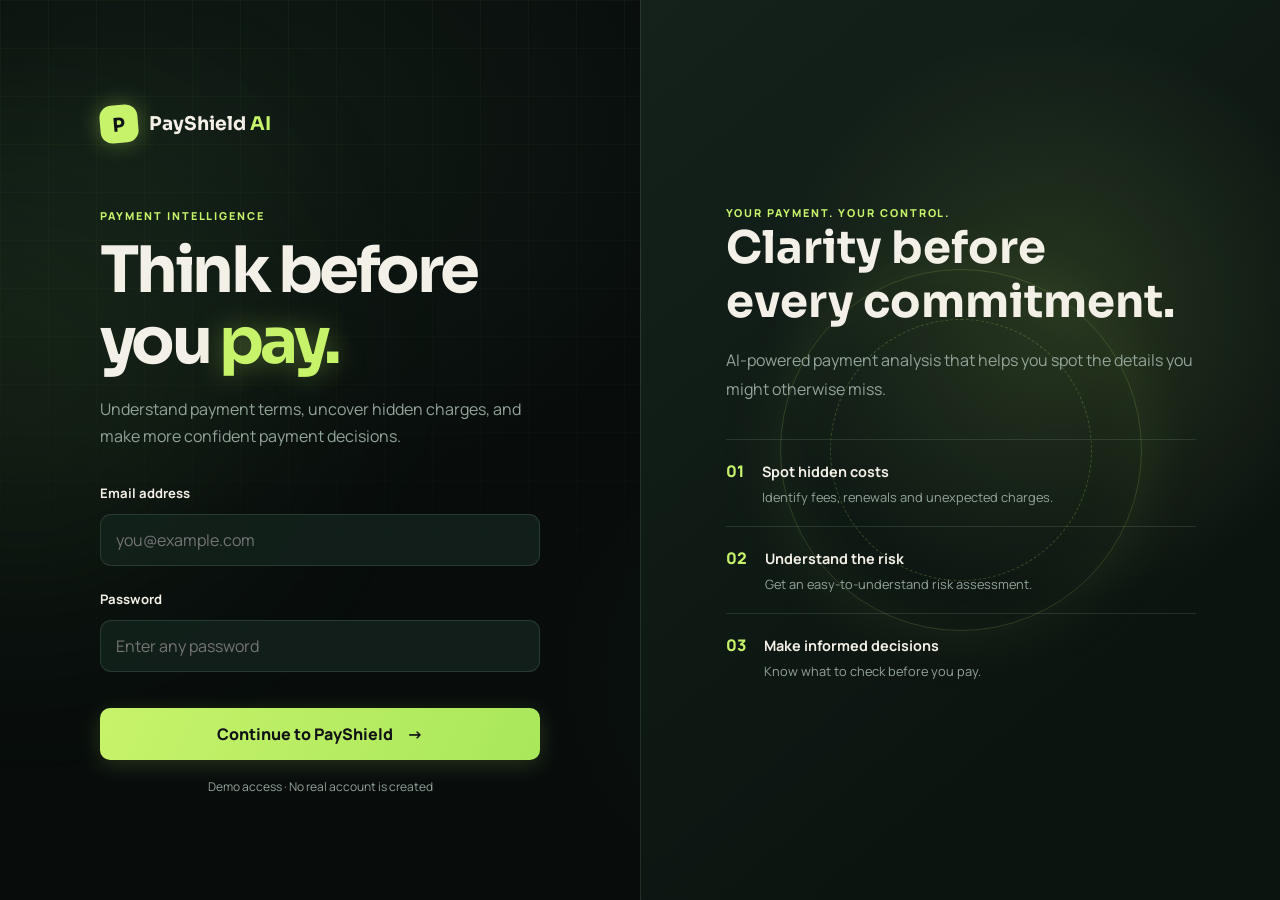
<file: pay sheild-ai/index.html>
<!DOCTYPE html>
<html lang="en">
<head>
    <meta charset="UTF-8">
    <meta name="viewport" content="width=device-width, initial-scale=1.0">
    <title>PayShield AI | Think Before You Pay</title>
    <link rel="preconnect" href="https://fonts.googleapis.com">
    <link rel="preconnect" href="https://fonts.gstatic.com" crossorigin>
    <link href="https://fonts.googleapis.com/css2?family=Manrope:wght@400;500;600;700;800&family=Sora:wght@500;600;700&display=swap" rel="stylesheet">
    <link rel="stylesheet" href="style.css">
</head>
<body>

    <!-- LOGIN PAGE -->
    <section id="loginPage" class="login-page">
        <div class="login-card">
            <a class="brand login-brand" href="#">
                <span class="brand-icon">P</span>
                <span>PayShield<span class="brand-ai"> AI</span></span>
            </a>

            <p class="eyebrow">PAYMENT INTELLIGENCE</p>
            <h1>Think before<br>you <span>pay.</span></h1>
            <p class="muted login-description">
                Understand payment terms, uncover hidden charges,
                and make more confident payment decisions.
            </p>

            <form id="loginForm">
                <label for="loginEmail">Email address</label>
                <input id="loginEmail" type="email" placeholder="you@example.com" required>

                <label for="loginPassword">Password</label>
                <input id="loginPassword" type="password" placeholder="Enter any password" minlength="6" required>

                <button class="primary-button full-button" type="submit">
                    Continue to PayShield <span>→</span>
                </button>
            </form>

            <p class="login-note">Demo access · No real account is created</p>
        </div>

        <div class="login-side">
            <div class="login-side-content">
                <span class="eyebrow">YOUR PAYMENT. YOUR CONTROL.</span>
                <h2>Clarity before<br>every commitment.</h2>
                <p>AI-powered payment analysis that helps you spot the details you might otherwise miss.</p>

                <div class="login-feature">
                    <span>01</span>
                    <div>
                        <strong>Spot hidden costs</strong>
                        <p>Identify fees, renewals and unexpected charges.</p>
                    </div>
                </div>

                <div class="login-feature">
                    <span>02</span>
                    <div>
                        <strong>Understand the risk</strong>
                        <p>Get an easy-to-understand risk assessment.</p>
                    </div>
                </div>

                <div class="login-feature">
                    <span>03</span>
                    <div>
                        <strong>Make informed decisions</strong>
                        <p>Know what to check before you pay.</p>
                    </div>
                </div>
            </div>
        </div>
    </section>

    <!-- PAYMENT ANALYSIS PAGE -->
    <main id="appPage" class="app-page hidden">

        <nav class="navbar">
            <a class="brand" href="#">
                <span class="brand-icon">P</span>
                <span>PayShield<span class="brand-ai"> AI</span></span>
            </a>

            <div class="nav-right">
                <span class="nav-status"><span class="status-dot"></span> AI protection active</span>
                <button id="logoutButton" class="text-button" type="button">Sign out</button>
            </div>
        </nav>

        <section class="hero">
            <p class="eyebrow">PAYMENT INTELLIGENCE, REIMAGINED</p>
            <h1>Before you pay,<br>see the <span>whole picture.</span></h1>
            <p>Understand the terms. Detect hidden commitments. Stay in control.</p>
        </section>

        <section class="workspace">

            <!-- PAYMENT FORM -->
            <div class="input-panel">
                <div class="panel-heading">
                    <div>
                        <p class="eyebrow">01 / PAYMENT DETAILS</p>
                        <h2>What are you paying for?</h2>
                    </div>
                    <span class="step-tag">INPUT</span>
                </div>

                <form id="paymentForm">

                    <label>Payment type</label>
                    <div class="choice-grid">
                        <label class="choice">
                            <input type="radio" name="paymentType" value="One-time payment" checked>
                            <span>One-time payment</span>
                        </label>
                        <label class="choice">
                            <input type="radio" name="paymentType" value="Subscription">
                            <span>Subscription</span>
                        </label>
                        <label class="choice">
                            <input type="radio" name="paymentType" value="Free trial">
                            <span>Free trial</span>
                        </label>
                        <label class="choice">
                            <input type="radio" name="paymentType" value="Online purchase">
                            <span>Online purchase</span>
                        </label>
                    </div>

                    <label>Payment frequency</label>
                    <div class="choice-grid frequency-grid">
                        <label class="choice">
                            <input type="radio" name="frequency" value="One-time" checked>
                            <span>One-time</span>
                        </label>
                        <label class="choice">
                            <input type="radio" name="frequency" value="Weekly">
                            <span>Weekly</span>
                        </label>
                        <label class="choice">
                            <input type="radio" name="frequency" value="Monthly">
                            <span>Monthly</span>
                        </label>
                        <label class="choice">
                            <input type="radio" name="frequency" value="Yearly">
                            <span>Yearly</span>
                        </label>
                        <label class="choice">
                            <input type="radio" name="frequency" value="Not sure">
                            <span>Not sure</span>
                        </label>
                    </div>

                    <div class="field-row">
                        <div>
                            <label for="expected">Expected amount</label>
                            <input id="expected" type="number" min="0" step="0.01" placeholder="e.g. 499" required>
                        </div>
                        <div>
                            <label for="amount">Actual charge</label>
                            <input id="amount" type="number" min="0" step="0.01" placeholder="e.g. 599" required>
                        </div>
                    </div>

                    <label>Does this payment include a free trial?</label>
                    <div class="choice-grid">
                        <label class="choice">
                            <input type="radio" name="trial" value="Yes">
                            <span>Yes</span>
                        </label>
                        <label class="choice">
                            <input type="radio" name="trial" value="No" checked>
                            <span>No</span>
                        </label>
                        <label class="choice">
                            <input type="radio" name="trial" value="Not sure">
                            <span>Not sure</span>
                        </label>
                    </div>

                    <label>Refund policy</label>
                    <div class="choice-grid">
                        <label class="choice">
                            <input type="radio" name="refund" value="Refundable">
                            <span>Refundable</span>
                        </label>
                        <label class="choice">
                            <input type="radio" name="refund" value="Non-refundable">
                            <span>Non-refundable</span>
                        </label>
                        <label class="choice">
                            <input type="radio" name="refund" value="Not sure" checked>
                            <span>Not sure</span>
                        </label>
                    </div>

                    <label for="purpose">What is this payment for?</label>
                    <input id="purpose" type="text" maxlength="200" placeholder="e.g. Video streaming subscription" required>

                    <label for="terms">Paste the payment terms and conditions</label>
                    <textarea id="terms" rows="7" maxlength="10000"
                        placeholder="Paste the merchant's payment terms here. Include details about renewals, cancellation, refunds, fees and trial periods..."></textarea>

                    <p class="field-hint">The more terms you provide, the more useful the analysis can be.</p>

                    <button id="analyzeButton" class="primary-button full-button" type="submit">
                        Reveal my payment risk <span>→</span>
                    </button>
                </form>
            </div>

            <!-- LIVE PAYMENT PREVIEW -->
            <aside class="xray-panel">
                <p class="eyebrow">02 / PAYMENT X-RAY</p>
                <h2>Your payment at a glance.</h2>
                <p class="muted">A live preview of the information you enter.</p>

                <div class="preview-amount">
                    <span>Actual charge</span>
                    <strong id="previewAmount">—</strong>
                </div>

                <div class="preview-detail">
                    <span>Purpose</span>
                    <strong id="previewPurpose">Not specified</strong>
                </div>
                <div class="preview-detail">
                    <span>Payment type</span>
                    <strong id="previewType">One-time payment</strong>
                </div>
                <div class="preview-detail">
                    <span>Frequency</span>
                    <strong id="previewFrequency">One-time</strong>
                </div>

                <div class="timeline">
                    <p class="eyebrow">PAYMENT TIMELINE</p>
                    <div class="timeline-item">
                        <span class="timeline-dot"></span>
                        <div><strong>Payment initiated</strong><p>When you confirm the transaction</p></div>
                    </div>
                    <div class="timeline-item">
                        <span class="timeline-dot"></span>
                        <div><strong>Terms reviewed</strong><p>PayShield checks the details</p></div>
                    </div>
                    <div class="timeline-item">
                        <span class="timeline-dot"></span>
                        <div><strong>Risk report</strong><p>Your analysis appears separately</p></div>
                    </div>
                </div>

                <div class="privacy-note">
                    <span>✦</span>
                    <p>Your payment terms are analysed to help you understand the commitment. PayShield does not process your payment.</p>
                </div>
            </aside>
        </section>

        <footer class="footer">
            <span>PayShield AI · Think Before You Pay</span>
            <span>AI-assisted analysis · Not financial or legal advice</span>
        </footer>
    </main>

    <script src="script.js"></script>
</body>
</html>
</file>
<file: pay sheild-ai/style.css>
@import url('https://fonts.googleapis.com/css2?family=Manrope:wght@400;500;600;700;800&family=Sora:wght@500;600;700&display=swap');

:root {
    --bg: #080d0c;
    --panel: rgba(20, 30, 26, 0.88);
    --panel2: #17231e;
    --lime: #c7f36b;
    --lime-glow: rgba(199, 243, 107, 0.35);
    --ivory: #f3f0e7;
    --muted: #93a49a;
    --border: rgba(170, 210, 180, 0.15);
    --teal: #69d8ba;
    --danger: #ff727d;
    --yellow: #f2cf70;
}

* {
    box-sizing: border-box;
    margin: 0;
    padding: 0;
}

html {
    scroll-behavior: smooth;
}

body {
    min-height: 100vh;
    overflow-x: hidden;
    position: relative;
    isolation: isolate;
    background:
        radial-gradient(ellipse at 15% 15%, rgba(75, 130, 83, 0.13), transparent 35%),
        radial-gradient(ellipse at 85% 75%, rgba(81, 161, 121, 0.10), transparent 35%),
        var(--bg);
    color: var(--ivory);
    font-family: "Manrope", sans-serif;
}

body::before {
    content: "";
    position: fixed;
    inset: 0;
    z-index: -2;
    pointer-events: none;
    background-image:
        linear-gradient(rgba(199, 243, 107, 0.035) 1px, transparent 1px),
        linear-gradient(90deg, rgba(199, 243, 107, 0.035) 1px, transparent 1px);
    background-size: 48px 48px;
    mask-image: linear-gradient(to bottom, black, transparent 90%);
}

body::after {
    content: "";
    position: fixed;
    width: 450px;
    height: 450px;
    top: 15%;
    left: -200px;
    z-index: -1;
    pointer-events: none;
    background: rgba(145, 220, 100, 0.08);
    filter: blur(110px);
    border-radius: 50%;
    animation: ambientFloat 12s ease-in-out infinite alternate;
}

button, input, textarea {
    font: inherit;
}

a {
    color: inherit;
    text-decoration: none;
}

.hidden {
    display: none !important;
}

.muted {
    color: var(--muted);
    line-height: 1.7;
}

.eyebrow {
    color: var(--lime);
    font-size: 0.68rem;
    font-weight: 800;
    letter-spacing: 0.18em;
    margin-bottom: 12px;
}

/* BRAND */

.brand {
    display: inline-flex;
    align-items: center;
    gap: 11px;
    font-family: "Sora", sans-serif;
    font-weight: 700;
    font-size: 1.18rem;
}

.brand-icon {
    width: 38px;
    height: 38px;
    display: grid;
    place-items: center;
    border-radius: 12px;
    color: #101315;
    background: var(--lime);
    box-shadow: 0 0 22px var(--lime-glow);
    transform: rotate(-5deg);
    transition: 0.3s;
}

.brand:hover .brand-icon {
    transform: rotate(5deg) scale(1.1);
}

.brand-ai {
    color: var(--lime);
}

/* NAVIGATION */

.navbar {
    max-width: 1250px;
    margin: auto;
    padding: 22px 28px;
    display: flex;
    justify-content: space-between;
    align-items: center;
    border-bottom: 1px solid var(--border);
    backdrop-filter: blur(15px);
}

.nav-right {
    display: flex;
    align-items: center;
    gap: 25px;
}

.nav-status {
    color: var(--muted);
    font-size: 0.78rem;
}

.status-dot {
    display: inline-block;
    width: 8px;
    height: 8px;
    margin-right: 8px;
    border-radius: 50%;
    background: var(--teal);
    box-shadow: 0 0 12px var(--teal);
    animation: pulse 1.8s infinite;
}

.text-button {
    background: none;
    border: none;
    color: var(--muted);
    cursor: pointer;
    transition: 0.2s;
}

.text-button:hover {
    color: var(--lime);
}

/* LOGIN */

.login-page {
    min-height: 100vh;
    display: grid;
    grid-template-columns: 1fr 1fr;
}

.login-card {
    position: relative;
    width: min(440px, 88%);
    margin: auto;
    padding: 55px 0;
    animation: fadeUp 0.8s ease both;
}

.login-brand {
    margin-bottom: 65px;
}

.login-card h1,
.hero h1,
.results-top h1 {
    font-family: "Sora", sans-serif;
    font-size: clamp(2.7rem, 5vw, 4rem);
    line-height: 1.12;
    letter-spacing: -0.055em;
}

.login-card h1 span,
.hero h1 span,
.results-top h1 span {
    color: var(--lime);
    text-shadow: 0 0 28px var(--lime-glow);
}

.login-description {
    margin: 18px 0 34px;
}

.login-card form {
    display: grid;
    gap: 12px;
}

.login-card label,
.input-panel label {
    font-size: 0.82rem;
    font-weight: 700;
    color: var(--ivory);
}

.login-card input,
.input-panel input[type="text"],
.input-panel input[type="number"],
.input-panel input[type="email"],
.input-panel input[type="password"],
.input-panel textarea {
    width: 100%;
    padding: 14px 15px;
    margin-bottom: 12px;
    color: var(--ivory);
    background: rgba(20, 35, 29, 0.8);
    border: 1px solid var(--border);
    border-radius: 11px;
    outline: none;
    transition: 0.3s;
}

input:focus,
textarea:focus {
    border-color: var(--lime) !important;
    box-shadow: 0 0 0 3px rgba(199, 243, 107, 0.08),
                0 0 20px rgba(199, 243, 107, 0.09);
}

.login-note {
    color: var(--muted);
    font-size: 0.75rem;
    text-align: center;
    margin-top: 18px;
}

.login-side {
    position: relative;
    display: grid;
    place-items: center;
    overflow: hidden;
    padding: 50px;
    background:
        radial-gradient(circle at 65% 35%, rgba(199, 243, 107, 0.13), transparent 40%),
        linear-gradient(140deg, #14221b, #0c1410 75%);
    border-left: 1px solid var(--border);
}

.login-side::before {
    content: "";
    position: absolute;
    width: 360px;
    height: 360px;
    border: 1px solid rgba(199, 243, 107, 0.18);
    border-radius: 50%;
    box-shadow:
        0 0 70px rgba(199, 243, 107, 0.08),
        inset 0 0 70px rgba(199, 243, 107, 0.04);
    animation: rotateOrb 30s linear infinite;
}

.login-side::after {
    content: "";
    position: absolute;
    width: 260px;
    height: 260px;
    border: 1px dashed rgba(199, 243, 107, 0.22);
    border-radius: 50%;
    animation: rotateOrb 22s linear infinite reverse;
}

.login-side-content {
    position: relative;
    z-index: 2;
    max-width: 470px;
}

.login-side h2 {
    font-family: "Sora", sans-serif;
    font-size: 2.8rem;
    line-height: 1.2;
    margin-bottom: 16px;
}

.login-side-content > p {
    color: var(--muted);
    line-height: 1.8;
    margin-bottom: 35px;
}

.login-feature {
    display: flex;
    gap: 18px;
    padding: 20px 0;
    border-top: 1px solid var(--border);
}

.login-feature > span {
    color: var(--lime);
    font-weight: 800;
}

.login-feature strong {
    font-size: 0.9rem;
}

.login-feature p {
    color: var(--muted);
    font-size: 0.8rem;
    margin-top: 6px;
}

/* BUTTONS */

.primary-button,
.secondary-button {
    display: inline-flex;
    justify-content: center;
    align-items: center;
    gap: 14px;
    padding: 15px 20px;
    border: 0;
    border-radius: 10px;
    font-weight: 800;
    cursor: pointer;
    transition: transform 0.25s, box-shadow 0.25s, background 0.25s;
}

.primary-button {
    position: relative;
    overflow: hidden;
    color: #101315;
    background: linear-gradient(115deg, #c7f36b, #a9e75b);
    box-shadow: 0 5px 22px rgba(199, 243, 107, 0.16);
}

.primary-button::before {
    content: "";
    position: absolute;
    top: -100%;
    left: -60%;
    width: 40%;
    height: 300%;
    background: rgba(255, 255, 255, 0.4);
    transform: rotate(25deg);
    transition: 0.5s;
}

.primary-button:hover::before {
    left: 130%;
}

.primary-button:hover {
    transform: translateY(-3px);
    box-shadow: 0 10px 32px rgba(199, 243, 107, 0.3);
}

.primary-button:disabled {
    opacity: 0.6;
    cursor: wait;
    transform: none;
}

.full-button {
    width: 100%;
    margin-top: 12px;
}

.secondary-button {
    color: var(--ivory);
    border: 1px solid var(--border);
    background: rgba(25, 35, 30, 0.8);
}

.secondary-button:hover {
    border-color: var(--lime);
    box-shadow: 0 0 20px rgba(199, 243, 107, 0.1);
}

/* HERO */

.hero {
    max-width: 1250px;
    margin: auto;
    padding: 75px 28px 48px;
    animation: fadeUp 0.7s ease both;
}

.hero h1 {
    font-size: clamp(3rem, 6vw, 4.7rem);
}

.hero > p:last-child {
    color: var(--muted);
    margin-top: 20px;
}

/* MAIN WORKSPACE */

.workspace {
    max-width: 1250px;
    margin: auto;
    padding: 0 28px 70px;
    display: grid;
    grid-template-columns: 1.15fr 0.85fr;
    gap: 26px;
    align-items: start;
    perspective: 1200px;
}

.input-panel,
.xray-panel {
    position: relative;
    overflow: hidden;
    background: linear-gradient(145deg, rgba(28, 41, 34, 0.95), rgba(16, 25, 21, 0.96));
    border: 1px solid var(--border);
    border-radius: 20px;
    padding: 30px;
    box-shadow:
        0 20px 50px rgba(0, 0, 0, 0.35),
        inset 0 1px 0 rgba(255, 255, 255, 0.035);
    transition: transform 0.35s ease, border-color 0.35s, box-shadow 0.35s;
    animation: fadeUp 0.8s ease both;
}

.input-panel:hover,
.xray-panel:hover {
    border-color: rgba(199, 243, 107, 0.32);
    box-shadow:
        0 25px 60px rgba(0, 0, 0, 0.42),
        0 0 30px rgba(199, 243, 107, 0.055),
        inset 0 1px 0 rgba(255, 255, 255, 0.06);
}

.input-panel::before,
.xray-panel::before {
    content: "";
    position: absolute;
    top: 0;
    left: 10%;
    width: 80%;
    height: 1px;
    background: linear-gradient(90deg, transparent, var(--lime), transparent);
    opacity: 0.5;
}

.panel-heading {
    display: flex;
    justify-content: space-between;
    align-items: center;
    margin-bottom: 28px;
}

.panel-heading h2,
.xray-panel h2 {
    font-family: "Sora", sans-serif;
    font-size: 1.3rem;
}

.step-tag {
    color: var(--lime);
    font-size: 0.7rem;
    border: 1px solid var(--border);
    border-radius: 20px;
    padding: 7px 12px;
}

.input-panel form > label {
    display: block;
    margin: 18px 0 10px;
}

.choice-grid {
    display: flex;
    flex-wrap: wrap;
    gap: 8px;
    margin-bottom: 12px;
}

.choice {
    position: relative;
    cursor: pointer;
}

.choice input {
    position: absolute;
    opacity: 0;
}

.choice span {
    display: block;
    padding: 10px 13px;
    color: var(--muted);
    background: rgba(15, 25, 20, 0.8);
    border: 1px solid var(--border);
    border-radius: 9px;
    font-size: 0.75rem;
    transition: 0.25s;
}

.choice:hover span {
    border-color: rgba(199, 243, 107, 0.45);
    transform: translateY(-2px);
}

.choice input:checked + span {
    color: var(--lime);
    border-color: var(--lime);
    background: rgba(199, 243, 107, 0.09);
    box-shadow: 0 0 16px rgba(199, 243, 107, 0.08);
}

.choice input:focus-visible + span {
    outline: 2px solid var(--lime);
}

.field-row {
    display: grid;
    grid-template-columns: 1fr 1fr;
    gap: 14px;
}

.field-row label {
    display: block;
    margin: 12px 0 9px;
}

.input-panel textarea {
    resize: vertical;
    min-height: 140px;
    line-height: 1.6;
}

.field-hint {
    color: var(--muted);
    font-size: 0.72rem;
    line-height: 1.6;
}

/* PAYMENT X-RAY */

.xray-panel {
    position: sticky;
    top: 20px;
    background:
        radial-gradient(ellipse at 80% 10%, rgba(199, 243, 107, 0.09), transparent 40%),
        linear-gradient(145deg, rgba(25, 43, 33, 0.96), rgba(12, 20, 16, 0.98));
}

.xray-panel > .muted {
    margin-top: 10px;
    font-size: 0.85rem;
}

.preview-amount {
    position: relative;
    overflow: hidden;
    padding: 26px 0;
    margin: 22px 0;
    border-bottom: 1px solid var(--border);
}

.preview-amount::after {
    content: "";
    position: absolute;
    left: 0;
    right: 0;
    height: 1px;
    background: var(--lime);
    box-shadow: 0 0 14px var(--lime);
    opacity: 0.7;
    animation: scanLine 4s ease-in-out infinite;
}

.preview-amount span,
.preview-detail span {
    display: block;
    color: var(--muted);
    font-size: 0.75rem;
    margin-bottom: 7px;
}

.preview-amount strong {
    color: var(--lime);
    font-family: "Sora", sans-serif;
    font-size: 2.3rem;
    text-shadow: 0 0 22px var(--lime-glow);
}

.preview-detail {
    display: flex;
    justify-content: space-between;
    gap: 15px;
    padding: 14px 0;
    border-bottom: 1px solid var(--border);
}

.preview-detail strong {
    text-align: right;
    font-size: 0.8rem;
}

.timeline {
    margin-top: 30px;
}

.timeline-item {
    display: flex;
    gap: 13px;
    padding: 13px 0;
}

.timeline-dot {
    flex: 0 0 9px;
    height: 9px;
    margin-top: 5px;
    background: var(--lime);
    border-radius: 50%;
    box-shadow: 0 0 12px var(--lime-glow);
}

.timeline-item strong {
    font-size: 0.8rem;
}

.timeline-item p {
    color: var(--muted);
    font-size: 0.72rem;
    margin-top: 4px;
}

.privacy-note {
    display: flex;
    gap: 12px;
    margin-top: 25px;
    padding: 15px;
    background: rgba(199, 243, 107, 0.055);
    border: 1px solid rgba(199, 243, 107, 0.1);
    border-radius: 10px;
}

.privacy-note span {
    color: var(--lime);
}

.privacy-note p {
    color: var(--muted);
    font-size: 0.72rem;
    line-height: 1.6;
}

/* RESULTS PAGE */

.results-body {
    background:
        radial-gradient(ellipse at 80% 5%, rgba(199, 243, 107, 0.09), transparent 35%),
        var(--bg);
}

.results-container {
    max-width: 1050px;
    margin: auto;
    padding: 60px 28px;
}

.results-top {
    display: flex;
    align-items: end;
    justify-content: space-between;
    gap: 25px;
    margin-bottom: 35px;
    animation: fadeUp 0.7s ease both;
}

.results-top h1 {
    font-size: clamp(2.3rem, 5vw, 3.5rem);
}

.results-top .muted {
    margin-top: 14px;
}

.report-summary {
    display: grid;
    grid-template-columns: 1fr 1fr;
    gap: 18px;
}

.risk-overview,
.summary-box,
.recommendation-card,
.payment-facts,
.empty-report,
.loading-card {
    position: relative;
    overflow: hidden;
    background: linear-gradient(145deg, rgba(27, 41, 33, 0.96), rgba(15, 24, 19, 0.97));
    border: 1px solid var(--border);
    border-radius: 17px;
    padding: 25px;
    box-shadow: 0 16px 40px rgba(0, 0, 0, 0.25);
}

.risk-overview::before,
.summary-box::before {
    content: "";
    position: absolute;
    top: 0;
    left: 10%;
    width: 80%;
    height: 1px;
    background: linear-gradient(90deg, transparent, var(--lime), transparent);
    opacity: 0.5;
}

.risk-heading {
    display: flex;
    justify-content: space-between;
    align-items: center;
}

.risk-heading h2 {
    font-family: "Sora", sans-serif;
    font-size: 1.8rem;
}

.risk-low {
    color: var(--teal);
}

.risk-medium {
    color: var(--yellow);
}

.risk-high {
    color: var(--danger);
}

.score-number {
    font-family: "Sora", sans-serif;
    font-size: 2rem;
    font-weight: 800;
}

.score-number small {
    color: var(--muted);
    font-size: 0.8rem;
}

.risk-meter {
    margin-top: 30px;
}

.risk-meter-track {
    height: 13px;
    background: #303b35;
    border-radius: 20px;
    overflow: hidden;
    box-shadow: inset 0 2px 5px rgba(0, 0, 0, 0.4);
}

.risk-meter-fill {
    height: 100%;
    border-radius: 20px;
    transition: width 1.2s cubic-bezier(0.2, 0.8, 0.2, 1);
    position: relative;
}

.risk-meter-fill::after {
    content: "";
    position: absolute;
    top: 0;
    right: 0;
    width: 35px;
    height: 100%;
    background: rgba(255, 255, 255, 0.55);
    filter: blur(8px);
}

.risk-meter-fill.risk-low {
    background: var(--teal);
    box-shadow: 0 0 15px rgba(105, 216, 186, 0.35);
}

.risk-meter-fill.risk-medium {
    background: var(--yellow);
    box-shadow: 0 0 15px rgba(242, 207, 112, 0.3);
}

.risk-meter-fill.risk-high {
    background: var(--danger);
    box-shadow: 0 0 15px rgba(255, 114, 125, 0.35);
}

.meter-labels {
    display: flex;
    justify-content: space-between;
    color: var(--muted);
    font-size: 0.63rem;
    font-weight: 800;
    margin-top: 9px;
}

.meter-explanation {
    color: var(--muted);
    font-size: 0.72rem;
    line-height: 1.6;
    margin-top: 20px;
}

.summary-box > p:last-child,
.recommendation-card > p:last-child {
    color: var(--muted);
    line-height: 1.8;
    font-size: 0.9rem;
}

.payment-facts {
    display: grid;
    grid-template-columns: repeat(3, 1fr);
    gap: 22px;
    margin-top: 18px;
}

.payment-facts span {
    display: block;
    color: var(--muted);
    font-size: 0.72rem;
    margin-bottom: 8px;
}

.payment-facts strong {
    font-size: 0.86rem;
    overflow-wrap: anywhere;
}

.report-section {
    margin-top: 40px;
}

.section-title {
    display: flex;
    align-items: center;
    gap: 14px;
    margin-bottom: 18px;
}

.section-title > span {
    color: var(--lime);
    font-weight: 800;
    font-size: 0.75rem;
}

.section-title h2,
.recommendation-card h2 {
    font-family: "Sora", sans-serif;
    font-size: 1.25rem;
}

.finding-list {
    display: grid;
    gap: 12px;
}

.finding-card {
    padding: 18px 20px;
    border: 1px solid var(--border);
    border-left-width: 4px;
    border-radius: 10px;
    background: var(--panel);
    transition: transform 0.25s, box-shadow 0.25s;
}

.finding-card:hover {
    transform: translateX(4px);
}

.finding-card p {
    font-size: 0.85rem;
    line-height: 1.7;
}

.finding-label {
    display: block;
    font-size: 0.62rem;
    font-weight: 800;
    letter-spacing: 0.12em;
    margin-bottom: 8px;
}

.finding-good {
    background: rgba(105, 216, 186, 0.08);
    border-left-color: var(--teal);
}

.finding-good .finding-label {
    color: var(--teal);
}

.finding-good:hover {
    box-shadow: 0 0 20px rgba(105, 216, 186, 0.08);
}

.finding-bad {
    background: rgba(255, 114, 125, 0.08);
    border-left-color: var(--danger);
}

.finding-bad .finding-label {
    color: var(--danger);
}

.finding-bad:hover {
    box-shadow: 0 0 20px rgba(255, 114, 125, 0.08);
}

.finding-caution {
    background: rgba(242, 207, 112, 0.08);
    border-left-color: var(--yellow);
}

.finding-caution .finding-label {
    color: var(--yellow);
}

.recommendation-card {
    margin-top: 35px;
    border-color: rgba(199, 243, 107, 0.3);
    box-shadow: 0 0 35px rgba(199, 243, 107, 0.045);
}

.recommendation-card h2 {
    margin-bottom: 12px;
}

.analysis-meta {
    color: var(--muted);
    font-size: 0.7rem;
    margin-top: 20px;
}

.results-actions {
    margin-top: 30px;
}

.disclaimer {
    color: var(--muted);
    font-size: 0.72rem;
    line-height: 1.7;
    margin-top: 35px;
}

.empty-report,
.loading-card {
    text-align: center;
    padding: 50px 20px;
}

.empty-report p {
    color: var(--muted);
    margin: 15px 0 25px;
}

.loader {
    width: 32px;
    height: 32px;
    border: 3px solid var(--border);
    border-top-color: var(--lime);
    border-radius: 50%;
    margin: 0 auto 15px;
    animation: spin 0.8s linear infinite;
}

.loading-card p {
    color: var(--muted);
}

/* FOOTER */

.footer {
    max-width: 1250px;
    margin: auto;
    padding: 22px 28px;
    display: flex;
    justify-content: space-between;
    gap: 15px;
    color: var(--muted);
    border-top: 1px solid var(--border);
    font-size: 0.72rem;
}

/* ANIMATIONS */

@keyframes pulse {
    0%, 100% {
        opacity: 1;
        box-shadow: 0 0 12px var(--teal);
    }
    50% {
        opacity: 0.45;
        box-shadow: 0 0 3px var(--teal);
    }
}

@keyframes fadeUp {
    from {
        opacity: 0;
        transform: translateY(20px);
    }
    to {
        opacity: 1;
        transform: translateY(0);
    }
}

@keyframes spin {
    to {
        transform: rotate(360deg);
    }
}

@keyframes rotateOrb {
    to {
        transform: rotate(360deg);
    }
}

@keyframes ambientFloat {
    from {
        transform: translate(0, 0);
    }
    to {
        transform: translate(100px, 70px);
    }
}

@keyframes scanLine {
    0%, 100% {
        top: 0;
        opacity: 0.15;
    }
    50% {
        top: 90%;
        opacity: 0.9;
    }
}

/* RESPONSIVE */

@media (max-width: 800px) {
    .login-page {
        grid-template-columns: 1fr;
    }

    .login-side {
        display: none;
    }

    .login-card {
        padding: 45px 0;
    }

    .workspace {
        grid-template-columns: 1fr;
    }

    .xray-panel {
        position: static;
    }

    .report-summary {
        grid-template-columns: 1fr;
    }
}

@media (max-width: 550px) {
    .navbar {
        padding: 17px;
    }

    .nav-status {
        display: none;
    }

    .hero {
        padding: 48px 18px 30px;
    }

    .workspace {
        padding: 0 15px 40px;
    }

    .input-panel,
    .xray-panel {
        padding: 20px;
    }

    .field-row {
        grid-template-columns: 1fr;
        gap: 0;
    }

    .results-container {
        padding: 40px 16px;
    }

    .results-top {
        align-items: start;
        flex-direction: column;
    }

    .payment-facts {
        grid-template-columns: 1fr 1fr;
        padding: 20px;
    }

    .footer {
        flex-direction: column;
        padding: 20px;
    }
}

@media (prefers-reduced-motion: reduce) {
    *,
    *::before,
    *::after {
        animation-duration: 0.01ms !important;
        animation-iteration-count: 1 !important;
        scroll-behavior: auto !important;
        transition-duration: 0.01ms !important;
    }
}
</file>
